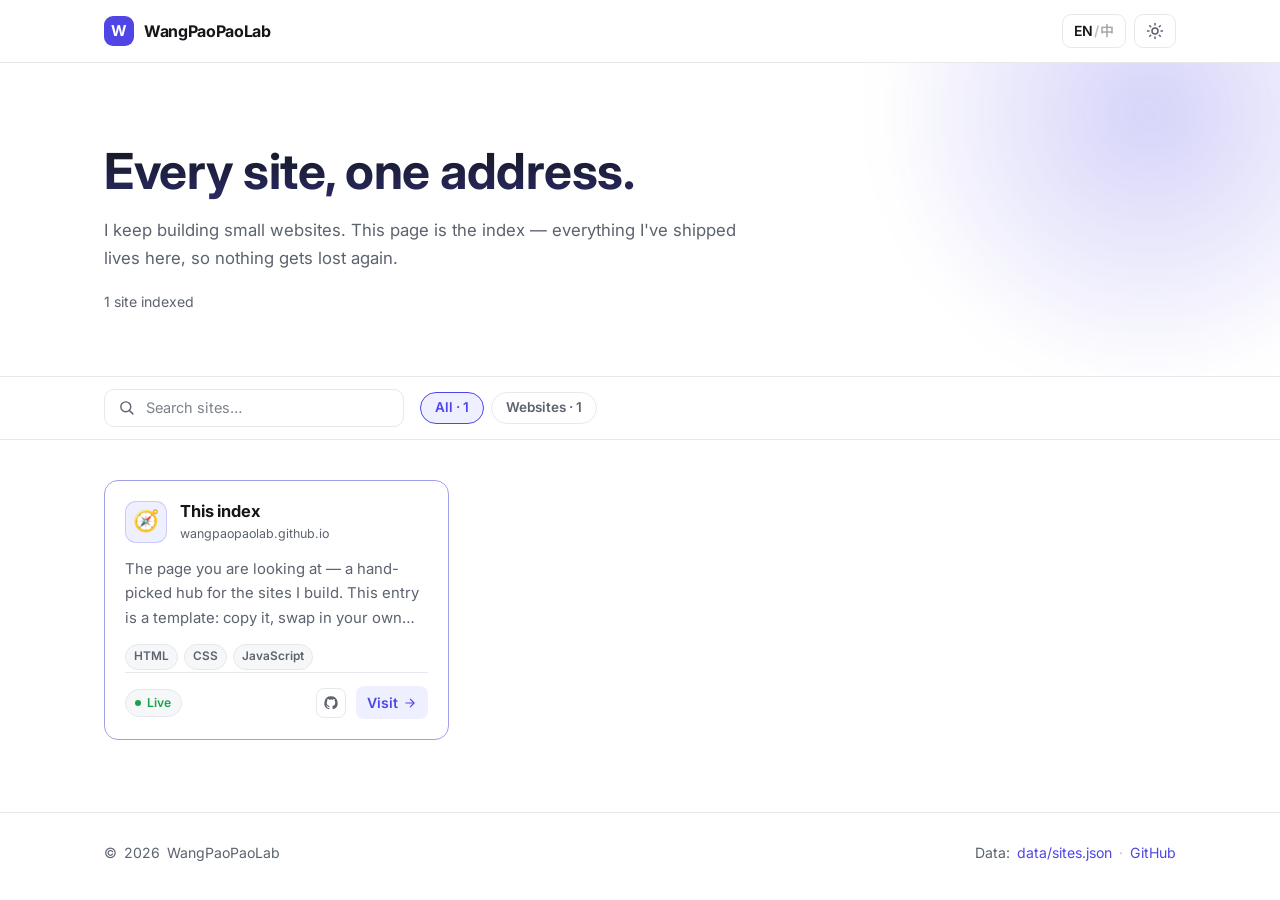
<file: index.html>
<!DOCTYPE html>
<html lang="zh-CN">
<head>
<meta charset="UTF-8">
<meta name="viewport" content="width=device-width, initial-scale=1">
<title>WangPaoPaoLab — 站点合集</title>
<meta name="description" content="WangPaoPaoLab 所有网站的总入口 / A single hub for every site I build.">
<link rel="preconnect" href="https://fonts.googleapis.com">
<link rel="preconnect" href="https://fonts.gstatic.com" crossorigin>
<link href="https://fonts.googleapis.com/css2?family=Inter:wght@400;500;600;700&family=Noto+Sans+SC:wght@400;500;700&display=swap" rel="stylesheet">
<link rel="stylesheet" href="assets/css/style.css">
<link rel="icon" href="data:image/svg+xml,<svg xmlns='http://www.w3.org/2000/svg' viewBox='0 0 100 100'><text y='.9em' font-size='90'>🧭</text></svg>">
</head>
<body>

<a class="skip-link" href="#grid" data-en="Skip to sites" data-zh="跳到站点列表">跳到站点列表</a>

<header class="site-header">
  <div class="wrap header-inner">
    <a class="logo" href="./">
      <span class="logo-mark">W</span>
      <span class="logo-text">WangPaoPaoLab</span>
    </a>

    <div class="header-actions">
      <button class="lang-toggle" id="langToggle" type="button" aria-label="Switch language / 切换语言">
        <span class="lang-en">EN</span><span class="lang-sep">/</span><span class="lang-zh">中</span>
      </button>
      <button class="theme-toggle" id="themeToggle" type="button" aria-label="Toggle theme / 切换主题">
        <svg class="icon-sun" viewBox="0 0 24 24" width="18" height="18" aria-hidden="true"><circle cx="12" cy="12" r="4"/><g stroke-linecap="round"><path d="M12 2v2M12 20v2M2 12h2M20 12h2M4.9 4.9l1.4 1.4M17.7 17.7l1.4 1.4M19.1 4.9l-1.4 1.4M6.3 17.7l-1.4 1.4"/></g></svg>
        <svg class="icon-moon" viewBox="0 0 24 24" width="18" height="18" aria-hidden="true"><path d="M21 12.8A9 9 0 1 1 11.2 3a7 7 0 0 0 9.8 9.8z"/></svg>
      </button>
    </div>
  </div>
</header>

<main>

  <section class="hero">
    <div class="wrap">
      <h1 class="hero-title" data-en="Every site, one address." data-zh="所有站点，一个入口。">所有站点，一个入口。</h1>
      <p class="hero-desc"
         data-en="I keep building small websites. This page is the index — everything I've shipped lives here, so nothing gets lost again."
         data-zh="我一直在做各种小网站。这个页面就是目录 —— 我发布过的东西都收在这里，这样就不会再丢掉了。">我一直在做各种小网站。这个页面就是目录 —— 我发布过的东西都收在这里，这样就不会再丢掉了。</p>
      <p class="hero-stat" id="statLine"></p>
    </div>
    <div class="hero-glow" aria-hidden="true"></div>
  </section>

  <section class="toolbar">
    <div class="wrap toolbar-inner">
      <label class="search">
        <svg viewBox="0 0 24 24" width="17" height="17" aria-hidden="true"><circle cx="11" cy="11" r="7"/><path d="M16.5 16.5L21 21" stroke-linecap="round"/></svg>
        <input type="search" id="search"
               placeholder="搜索站点…"
               data-ph-en="Search sites…" data-ph-zh="搜索站点…"
               aria-label="Search sites / 搜索站点">
      </label>
      <div class="chips" id="chips" role="group" aria-label="Filter by category / 按分类筛选"></div>
    </div>
  </section>

  <section class="section" id="grid">
    <div class="wrap">
      <p class="empty" id="empty" hidden
         data-en="No sites match that filter."
         data-zh="没有符合条件的站点。">没有符合条件的站点。</p>

      <div class="site-grid" id="siteGrid">
        <p class="loading" id="loading"
           data-en="Loading…"
           data-zh="加载中…">加载中…</p>
      </div>

      <noscript>
        <p class="empty">This index needs JavaScript to render. / 这个目录需要 JavaScript 才能显示。</p>
      </noscript>
    </div>
  </section>

</main>

<footer class="site-footer">
  <div class="wrap footer-inner">
    <p>© <span id="year"></span> WangPaoPaoLab</p>
    <p class="footer-note">
      <span data-en="Data:" data-zh="数据：">数据：</span>
      <a href="data/sites.json">data/sites.json</a>
      <span class="sep">·</span>
      <a href="https://github.com/WangPaoPaoLab/WangPaoPaoLab.github.io" target="_blank" rel="noopener">GitHub</a>
    </p>
  </div>
</footer>

<script src="assets/js/main.js"></script>
</body>
</html>
</file>
<file: assets/css/style.css>
/* ==========================================================================
   WangPaoPaoLab — site index (导航门户)
   ========================================================================== */

:root {
  --bg:            #ffffff;
  --bg-alt:        #f6f7f9;
  --surface:       #ffffff;
  --border:        #e6e8ec;
  --text:          #14161a;
  --text-muted:    #5c636e;
  --accent:        #4f46e5;
  --accent-soft:   #eef0ff;
  --ok:            #16a34a;
  --warn:          #d97706;
  --shadow:        0 1px 2px rgba(16, 18, 24, .05), 0 8px 24px rgba(16, 18, 24, .06);
  --radius:        14px;
  --maxw:          1120px;
  --font:          "Inter", "Noto Sans SC", -apple-system, BlinkMacSystemFont,
                   "Segoe UI", "PingFang SC", "Microsoft YaHei", sans-serif;
}

html[data-theme="dark"] {
  --bg:            #0e1014;
  --bg-alt:        #14171c;
  --surface:       #171b21;
  --border:        #262c35;
  --text:          #eceef2;
  --text-muted:    #9aa3b2;
  --accent:        #8b8cff;
  --accent-soft:   #1e2136;
  --ok:            #4ade80;
  --warn:          #fbbf24;
  --shadow:        0 1px 2px rgba(0, 0, 0, .4), 0 10px 30px rgba(0, 0, 0, .35);
}

* { box-sizing: border-box; }
html { scroll-behavior: smooth; }

body {
  margin: 0;
  background: var(--bg);
  color: var(--text);
  font-family: var(--font);
  font-size: 16px;
  line-height: 1.65;
  -webkit-font-smoothing: antialiased;
  transition: background-color .25s ease, color .25s ease;
}

h1, h2, h3 { line-height: 1.25; margin: 0 0 .5em; font-weight: 700; letter-spacing: -.01em; }
p { margin: 0 0 1em; }
a { color: inherit; text-decoration: none; }
svg { flex: none; }

.wrap { width: 100%; max-width: var(--maxw); margin: 0 auto; padding: 0 24px; }

.skip-link {
  position: absolute; left: -9999px; top: 0; z-index: 100;
  background: var(--accent); color: #fff; padding: 10px 16px; border-radius: 0 0 8px 0;
}
.skip-link:focus { left: 0; }

/* ---------- header ------------------------------------------------------- */

.site-header {
  position: sticky; top: 0; z-index: 50;
  background: color-mix(in srgb, var(--bg) 84%, transparent);
  backdrop-filter: saturate(180%) blur(12px);
  border-bottom: 1px solid var(--border);
}

.header-inner { display: flex; align-items: center; gap: 16px; height: 62px; }

.logo { display: flex; align-items: center; gap: 10px; font-weight: 700; letter-spacing: -.02em; }
.logo-mark {
  display: grid; place-items: center;
  width: 30px; height: 30px; border-radius: 9px;
  background: var(--accent); color: #fff; font-size: 15px;
}

.header-actions { display: flex; align-items: center; gap: 8px; margin-left: auto; }

.lang-toggle, .theme-toggle {
  font: inherit; font-size: 14px; font-weight: 600;
  color: var(--text-muted); background: transparent;
  border: 1px solid var(--border); border-radius: 9px;
  height: 34px; padding: 0 11px; cursor: pointer;
  display: inline-flex; align-items: center; justify-content: center;
  transition: color .18s ease, border-color .18s ease;
}
.lang-toggle:hover, .theme-toggle:hover { color: var(--text); border-color: var(--accent); }
.lang-toggle:focus-visible, .theme-toggle:focus-visible,
.chip:focus-visible, .search:focus-within, .site-link:focus-visible {
  outline: 2px solid var(--accent); outline-offset: 2px;
}

.lang-sep { opacity: .4; margin: 0 1px; }
html[data-lang="zh"] .lang-zh,
html[data-lang="en"] .lang-en { color: var(--text); }
html[data-lang="en"] .lang-zh,
html[data-lang="zh"] .lang-en { opacity: .55; }

.theme-toggle .icon-moon { display: none; }
html[data-theme="dark"] .theme-toggle .icon-sun  { display: none; }
html[data-theme="dark"] .theme-toggle .icon-moon { display: block; }
.icon-sun g, .icon-sun circle { fill: none; stroke: currentColor; stroke-width: 2; }
.icon-moon path { fill: none; stroke: currentColor; stroke-width: 2; stroke-linejoin: round; }

/* ---------- hero --------------------------------------------------------- */

.hero { position: relative; overflow: hidden; padding: 78px 0 62px; }
.hero > .wrap { position: relative; z-index: 1; }

.hero-title {
  font-size: clamp(1.9rem, 5vw, 3.1rem);
  margin-bottom: 14px; max-width: 22ch;
  background: linear-gradient(180deg, var(--text), color-mix(in srgb, var(--text) 60%, var(--accent)));
  -webkit-background-clip: text; background-clip: text; color: transparent;
}
.hero-desc { font-size: 1.05rem; color: var(--text-muted); max-width: 60ch; margin-bottom: 18px; }
.hero-stat { font-size: .88rem; color: var(--text-muted); margin: 0; }
.hero-stat span:first-child { color: var(--accent); font-weight: 700; font-size: 1.05rem; }

.hero-glow {
  position: absolute; top: -260px; right: -180px; width: 620px; height: 620px;
  background: radial-gradient(circle, color-mix(in srgb, var(--accent) 24%, transparent) 0%, transparent 62%);
  filter: blur(20px); pointer-events: none;
}

/* ---------- toolbar ------------------------------------------------------ */

.toolbar {
  position: sticky; top: 62px; z-index: 40;
  background: color-mix(in srgb, var(--bg) 90%, transparent);
  backdrop-filter: saturate(180%) blur(12px);
  border-top: 1px solid var(--border);
  border-bottom: 1px solid var(--border);
}
.toolbar-inner {
  display: flex; align-items: center; gap: 16px;
  padding-top: 12px; padding-bottom: 12px;
}

.search {
  display: flex; align-items: center; gap: 9px;
  flex: 0 1 300px; min-width: 190px;
  height: 38px; padding: 0 13px;
  background: var(--surface);
  border: 1px solid var(--border); border-radius: 10px;
  color: var(--text-muted);
  transition: border-color .18s ease;
}
.search:focus-within { border-color: var(--accent); }
.search svg { fill: none; stroke: currentColor; stroke-width: 2; }
.search input {
  flex: 1; min-width: 0; height: 100%;
  font: inherit; font-size: 14.5px;
  color: var(--text); background: transparent; border: 0; outline: 0;
}
.search input::placeholder { color: var(--text-muted); opacity: .8; }

.chips { display: flex; flex-wrap: wrap; gap: 7px; overflow-x: auto; }
.chip {
  font: inherit; font-size: 13.5px; font-weight: 600; white-space: nowrap;
  color: var(--text-muted); background: transparent;
  border: 1px solid var(--border); border-radius: 999px;
  height: 32px; padding: 0 14px; cursor: pointer;
  transition: color .18s ease, border-color .18s ease, background-color .18s ease;
}
.chip:hover { color: var(--text); border-color: var(--accent); }
.chip[aria-pressed="true"] {
  color: var(--accent); border-color: var(--accent);
  background: var(--accent-soft);
}

/* ---------- grid --------------------------------------------------------- */

.section { padding: 40px 0 72px; }
.site-grid {
  display: grid;
  grid-template-columns: repeat(auto-fill, minmax(288px, 1fr));
  gap: 18px;
}

.site-card {
  display: flex; flex-direction: column;
  background: var(--surface);
  border: 1px solid var(--border); border-radius: var(--radius);
  padding: 20px;
  transition: transform .18s ease, border-color .18s ease, box-shadow .18s ease;
}
.site-card:hover { transform: translateY(-3px); border-color: var(--accent); box-shadow: var(--shadow); }

.site-card.is-pinned { border-color: color-mix(in srgb, var(--accent) 45%, var(--border)); }

.card-top { display: flex; align-items: flex-start; gap: 13px; margin-bottom: 12px; }

.card-icon {
  flex: none; width: 42px; height: 42px; border-radius: 11px;
  display: grid; place-items: center;
  font-size: 21px; font-weight: 700;
  color: var(--accent); background: var(--accent-soft);
  border: 1px solid color-mix(in srgb, var(--accent) 22%, transparent);
}

.card-heading { min-width: 0; }
.card-title {
  font-size: 1.03rem; margin: 0 0 3px; font-weight: 700;
  overflow-wrap: anywhere;
}
.card-title a:hover { color: var(--accent); }
.card-host {
  font-size: .78rem; color: var(--text-muted);
  overflow: hidden; text-overflow: ellipsis; white-space: nowrap;
}

.card-desc {
  font-size: .93rem; color: var(--text-muted);
  margin: 0 0 14px; flex: 1;
  display: -webkit-box; -webkit-line-clamp: 3; -webkit-box-orient: vertical; overflow: hidden;
}

.card-foot {
  display: flex; align-items: center; gap: 10px; flex-wrap: wrap;
  padding-top: 13px; border-top: 1px solid var(--border);
}

.badge {
  display: inline-flex; align-items: center; gap: 6px;
  font-size: .76rem; font-weight: 600; letter-spacing: .01em;
  padding: 3px 9px; border-radius: 999px;
  color: var(--text-muted); background: var(--bg-alt);
  border: 1px solid var(--border);
}
.badge .dot { width: 6px; height: 6px; border-radius: 50%; background: currentColor; }
.badge[data-status="live"]     { color: var(--ok); }
.badge[data-status="wip"]      { color: var(--warn); }
.badge[data-status="archived"] { color: var(--text-muted); }

.card-foot .spacer { flex: 1; }

.icon-link {
  display: inline-grid; place-items: center;
  width: 30px; height: 30px; border-radius: 8px;
  color: var(--text-muted); border: 1px solid var(--border);
  transition: color .18s ease, border-color .18s ease;
}
.icon-link:hover { color: var(--accent); border-color: var(--accent); }
.icon-link svg { fill: currentColor; }

.site-link {
  font-size: .88rem; font-weight: 600; color: var(--accent);
  display: inline-flex; align-items: center; gap: 5px;
  padding: 5px 11px; border-radius: 8px;
  background: var(--accent-soft);
  transition: filter .18s ease;
}
.site-link:hover { filter: brightness(.96); }
.site-link svg { fill: none; stroke: currentColor; stroke-width: 2; stroke-linecap: round; stroke-linejoin: round; }

.tags { display: flex; flex-wrap: wrap; gap: 6px; width: 100%; margin-bottom: 2px; }
.tags span {
  font-size: .74rem; font-weight: 600;
  padding: 2px 8px; border-radius: 999px;
  color: var(--text-muted); background: var(--bg-alt);
  border: 1px solid var(--border);
}

/* ---------- states ------------------------------------------------------- */

.loading, .empty {
  color: var(--text-muted); font-size: .95rem;
  padding: 28px 0; text-align: center; grid-column: 1 / -1;
}

/* ---------- footer ------------------------------------------------------- */

.site-footer { border-top: 1px solid var(--border); padding: 28px 0; }
.footer-inner {
  display: flex; flex-wrap: wrap; justify-content: space-between; gap: 8px;
  font-size: .88rem; color: var(--text-muted);
}
.footer-inner p { margin: 0; display: flex; align-items: center; gap: 7px; flex-wrap: wrap; }
.footer-inner a { color: var(--accent); }
.footer-inner a:hover { text-decoration: underline; }
.sep { opacity: .4; }

/* ---------- reveal ------------------------------------------------------- */

.reveal { opacity: 0; transform: translateY(14px); }
.reveal.is-visible { opacity: 1; transform: none; transition: opacity .5s ease, transform .5s ease; }

/* ---------- responsive --------------------------------------------------- */

@media (max-width: 720px) {
  .hero { padding: 54px 0 44px; }
  .toolbar-inner { flex-direction: column; align-items: stretch; gap: 10px; }
  .search { flex: 1 1 auto; }
  .chips { flex-wrap: nowrap; padding-bottom: 2px; }
  .site-grid { grid-template-columns: 1fr; }
}

@media (prefers-reduced-motion: reduce) {
  html { scroll-behavior: auto; }
  .reveal { opacity: 1; transform: none; }
  * { transition: none !important; animation: none !important; }
}
</file>
